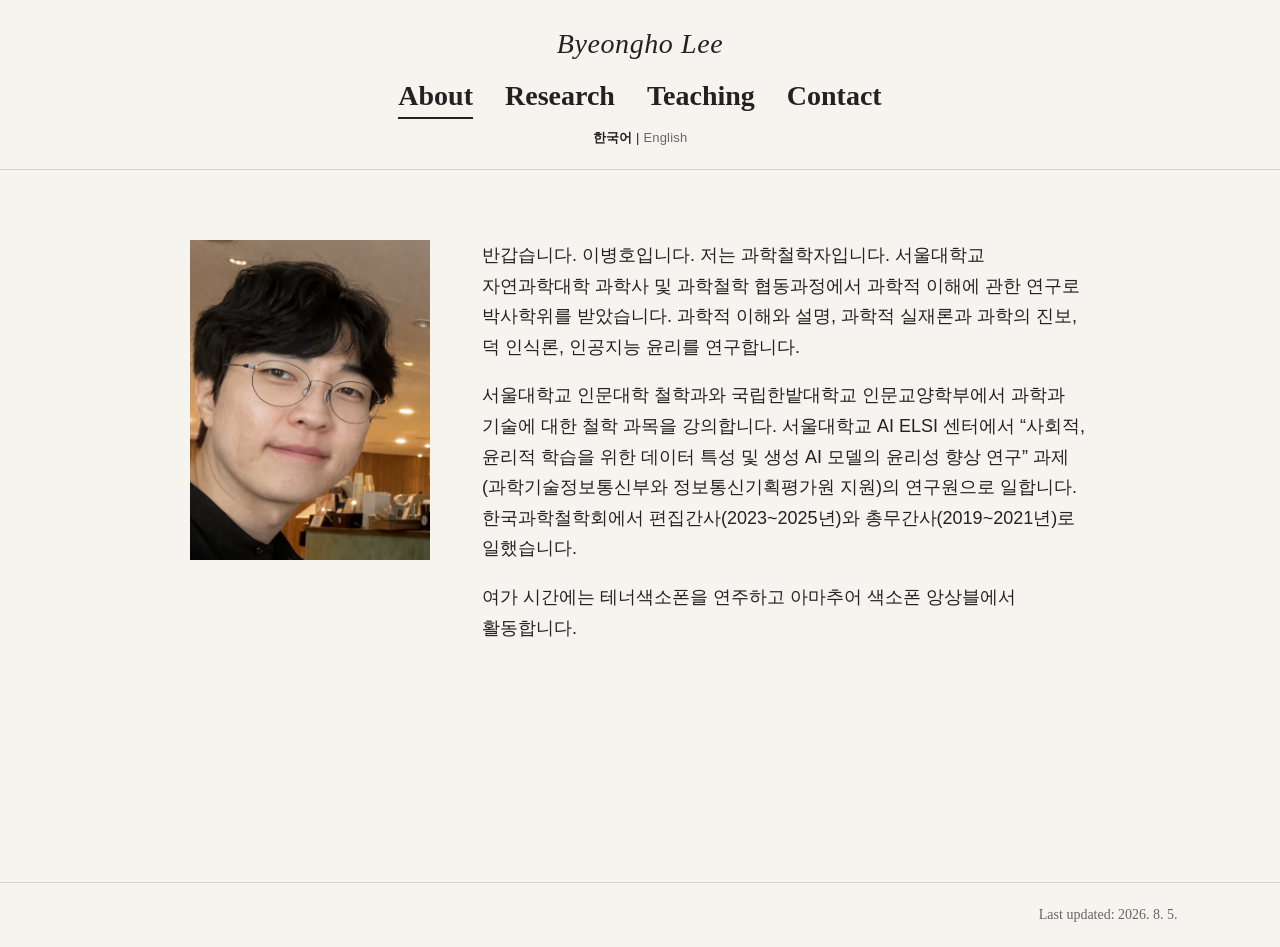
<file: index.html>
<!doctype html>
<html lang="ko">
<head>
  <meta charset="UTF-8">
  <meta name="viewport" content="width=device-width, initial-scale=1.0">
  <title>이병호 | 과학철학자</title>
<link rel="stylesheet" href="style.css">
                      
</head>
<body>
<header>
    <p class="site-title">
  <a href="index.html">Byeongho Lee</a>
</p>
    <nav>
    <a href="index.html" aria-current="page">About</a>
    <a href="research.html">Research</a>
    <a href="teaching.html">Teaching</a>
    <a href="contact.html">Contact</a>
  </nav>
  <p class="language-switch"><span aria-current="true">한국어</span> | <a href="en/index.html">English</a></p>
</header>

  <main>
<section id="about">
  <img
    class="profile-photo"
    src="profile.png"
    alt="이병호"
  >

  <div class="about-copy">
<p>반갑습니다. 이병호입니다. 저는 과학철학자입니다. 서울대학교 자연과학대학 과학사 및 과학철학 협동과정에서 과학적 이해에 관한 연구로 박사학위를 받았습니다. 과학적 이해와 설명, 과학적 실재론과 과학의 진보, 덕 인식론, 인공지능 윤리를 연구합니다.</p>
<p>서울대학교 인문대학 철학과와 국립한밭대학교 인문교양학부에서 과학과 기술에 대한 철학 과목을 강의합니다. 서울대학교 AI ELSI 센터에서 “사회적, 윤리적 학습을 위한 데이터 특성 및 생성 AI 모델의 윤리성 향상 연구” 과제(과학기술정보통신부와 정보통신기획평가원 지원)의 연구원으로 일합니다. 한국과학철학회에서 편집간사(2023~2025년)와 총무간사(2019~2021년)로 일했습니다.</p>
<p>여가 시간에는 테너색소폰을 연주하고 아마추어 색소폰 앙상블에서 활동합니다.</p>
  </div>
</section>
  </main>
<footer class="site-footer">
  Last updated: 2026. 8. 5.
</footer>
</body>
</html>
</file>
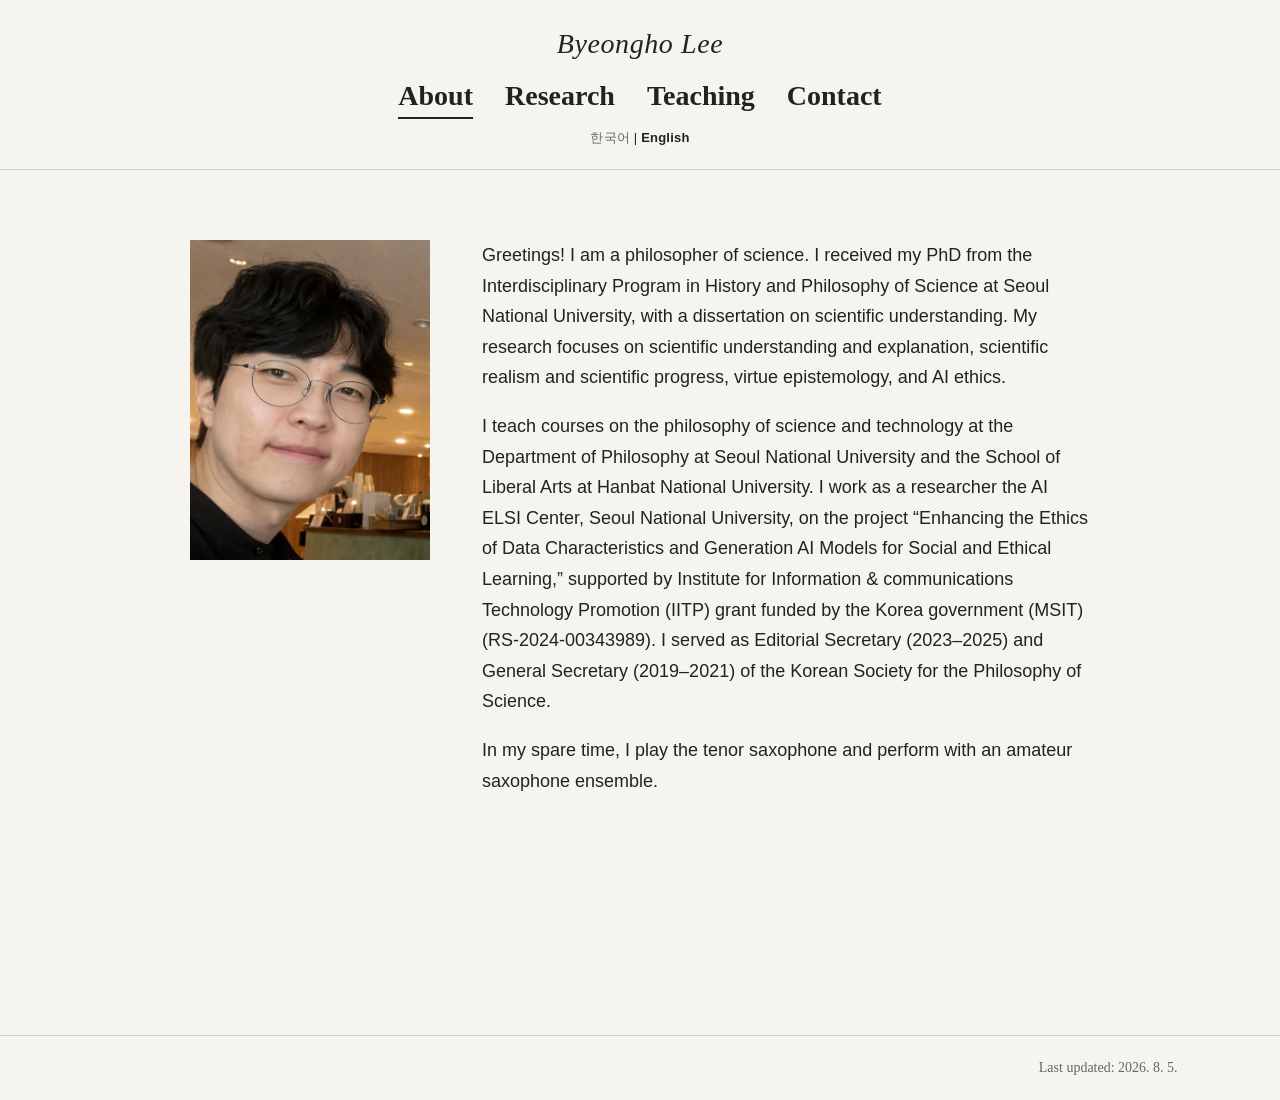
<file: en/index.html>
<!doctype html>
<html lang="en">
<head>
  <meta charset="UTF-8">
  <meta name="viewport" content="width=device-width, initial-scale=1.0">
  <title>Byeongho Lee | Philosopher of Science</title>
  <link rel="stylesheet" href="../style.css">
</head>

<body>
  <header>
    <p class="site-title">
      <a href="index.html">Byeongho Lee</a>
    </p>

    <nav>
      <a href="index.html" aria-current="page">About</a>
      <a href="research.html">Research</a>
      <a href="teaching.html">Teaching</a>
      <a href="contact.html">Contact</a>
    </nav>
    <p class="language-switch"><a href="../index.html">한국어</a> | <span aria-current="true">English</span></p>
  </header>

  <main>
    <section id="about">
      <img
        class="profile-photo"
        src="../profile.png"
        alt="Byeongho Lee"
      >

      <div class="about-copy">
        <p>
          Greetings! I am a philosopher of science. I received my
          PhD from the Interdisciplinary Program in History and Philosophy of
          Science at Seoul National University, with a dissertation on
          scientific understanding. My research focuses on scientific
          understanding and explanation, scientific realism and scientific
          progress, virtue epistemology, and AI ethics.
        </p>

        <p>
          I teach courses on the philosophy of science and technology at the
          Department of Philosophy at Seoul National University and the School
          of Liberal Arts at Hanbat National University. I work as a researcher the AI ELSI Center, Seoul National University,
  on the project “Enhancing the Ethics of Data Characteristics and Generation AI Models for Social and Ethical Learning,” supported by Institute for Information & communications Technology Promotion (IITP) grant funded by the Korea government (MSIT)(RS-2024-00343989). I served as Editorial Secretary (2023–2025)
          and General Secretary (2019–2021) of the Korean Society for the
          Philosophy of Science.
        </p>

        <p>
          In my spare time, I play the tenor saxophone and perform with an
          amateur saxophone ensemble.
        </p>
      </div>
    </section>
  </main>

  <footer class="site-footer">
    Last updated: 2026. 8. 5.
  </footer>
</body>
</html>
</file>
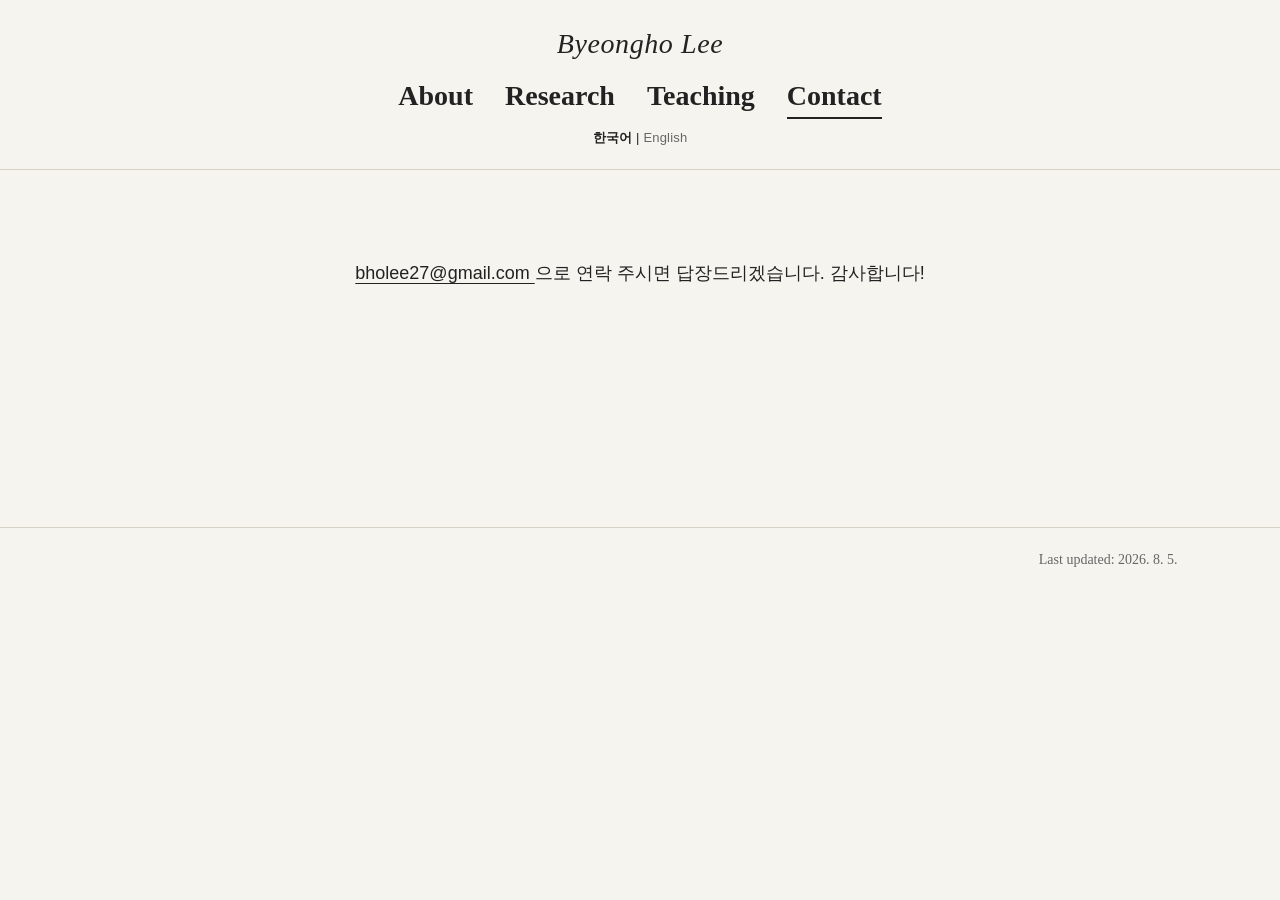
<file: contact.html>
<!doctype html>
<html lang="ko">
<head>
  <meta charset="UTF-8">
  <meta name="viewport" content="width=device-width, initial-scale=1.0">
  <title>Contact | Byeongho Lee</title>
  <link rel="stylesheet" href="style.css">
</head>

<body>
  <header>
    <p class="site-title">
  <a href="index.html">Byeongho Lee</a>
</p>
  <nav>
      <a href="index.html">About</a>
      <a href="research.html">Research</a>
      <a href="teaching.html">Teaching</a>
      <a href="contact.html" aria-current="page">Contact</a>
    </nav>
    <p class="language-switch"><span aria-current="true">한국어</span> | <a href="en/contact.html">English</a></p>
  </header>

  <main>
   <article class="research-page" style="text-align: center;">
  <p style="margin-left: auto; margin-right: auto; text-align: center;">
    <a class="contact-email" href="mailto:bholee27@gmail.com">
      bholee27@gmail.com
    </a>으로 연락 주시면 답장드리겠습니다. 감사합니다!
  </p>
</article>
  </main>
<footer class="site-footer">
  Last updated: 2026. 8. 5.
</footer>
</body>
</html>
</file>
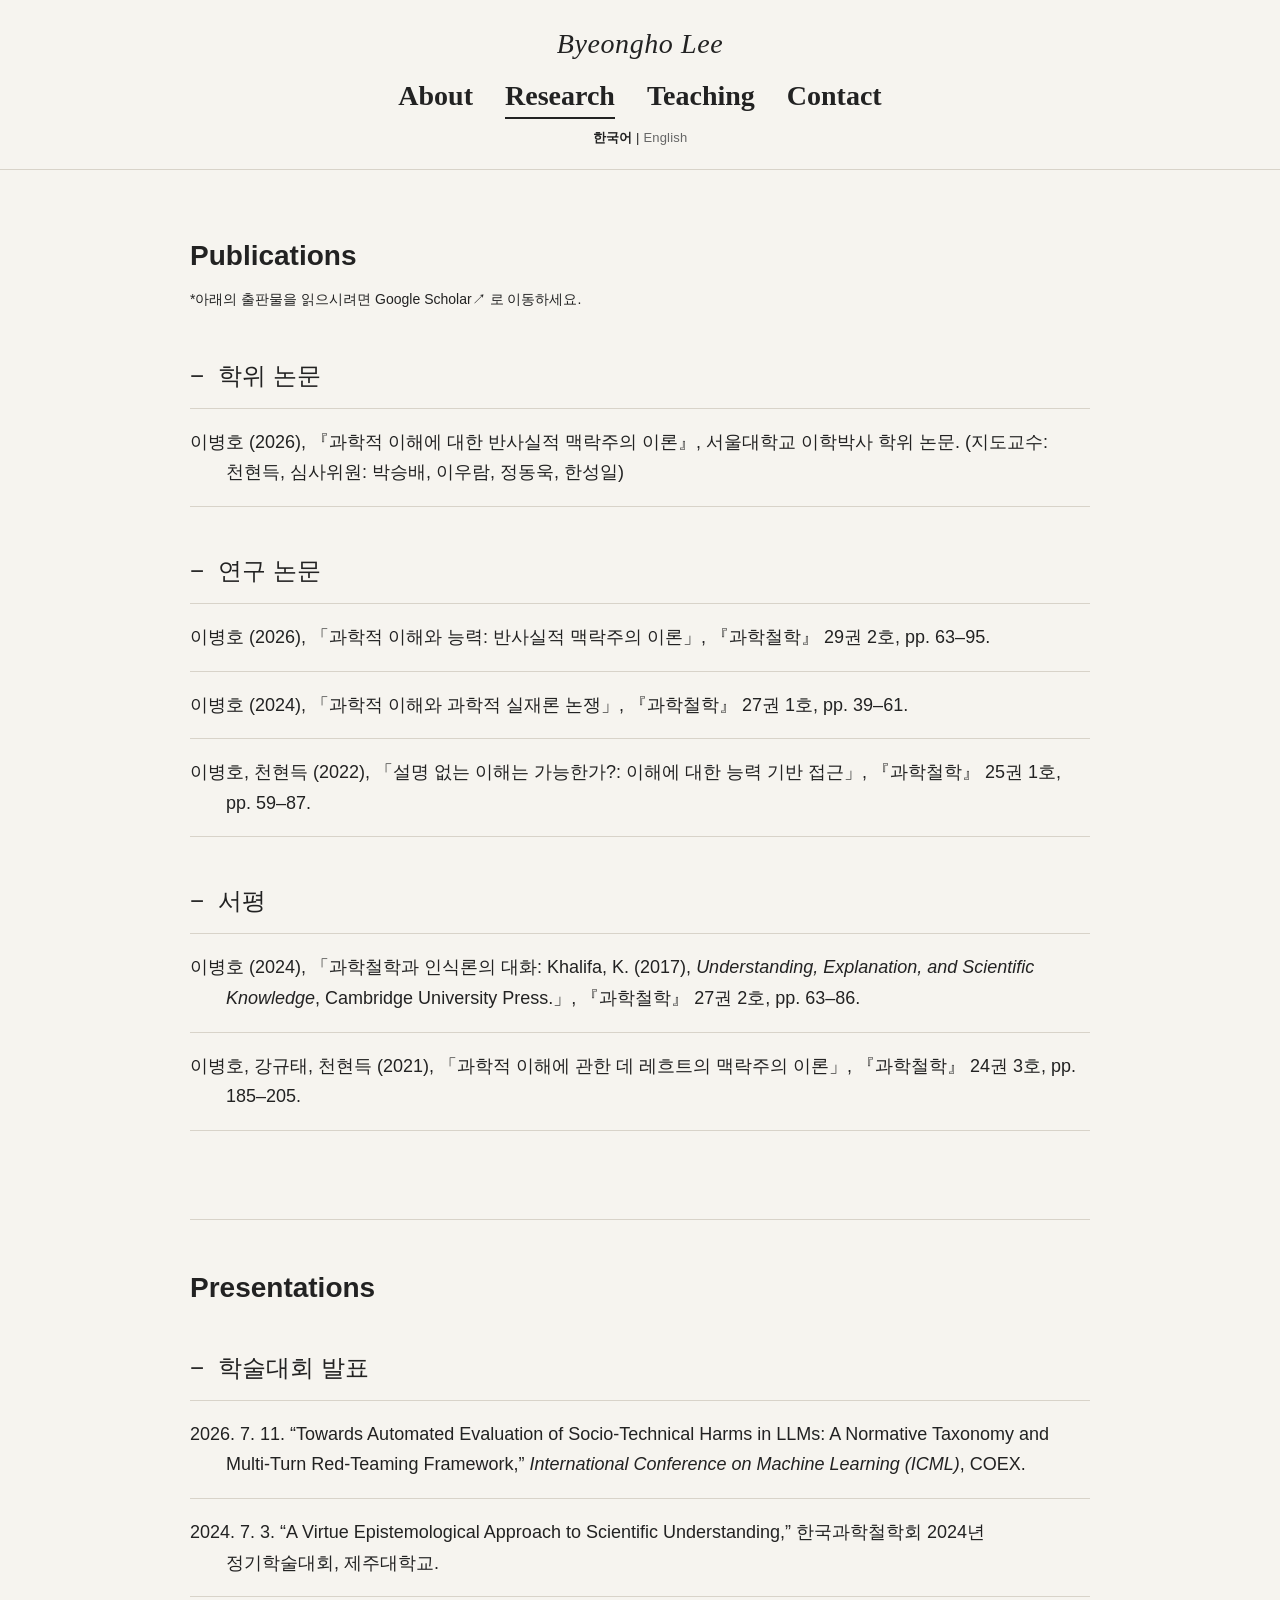
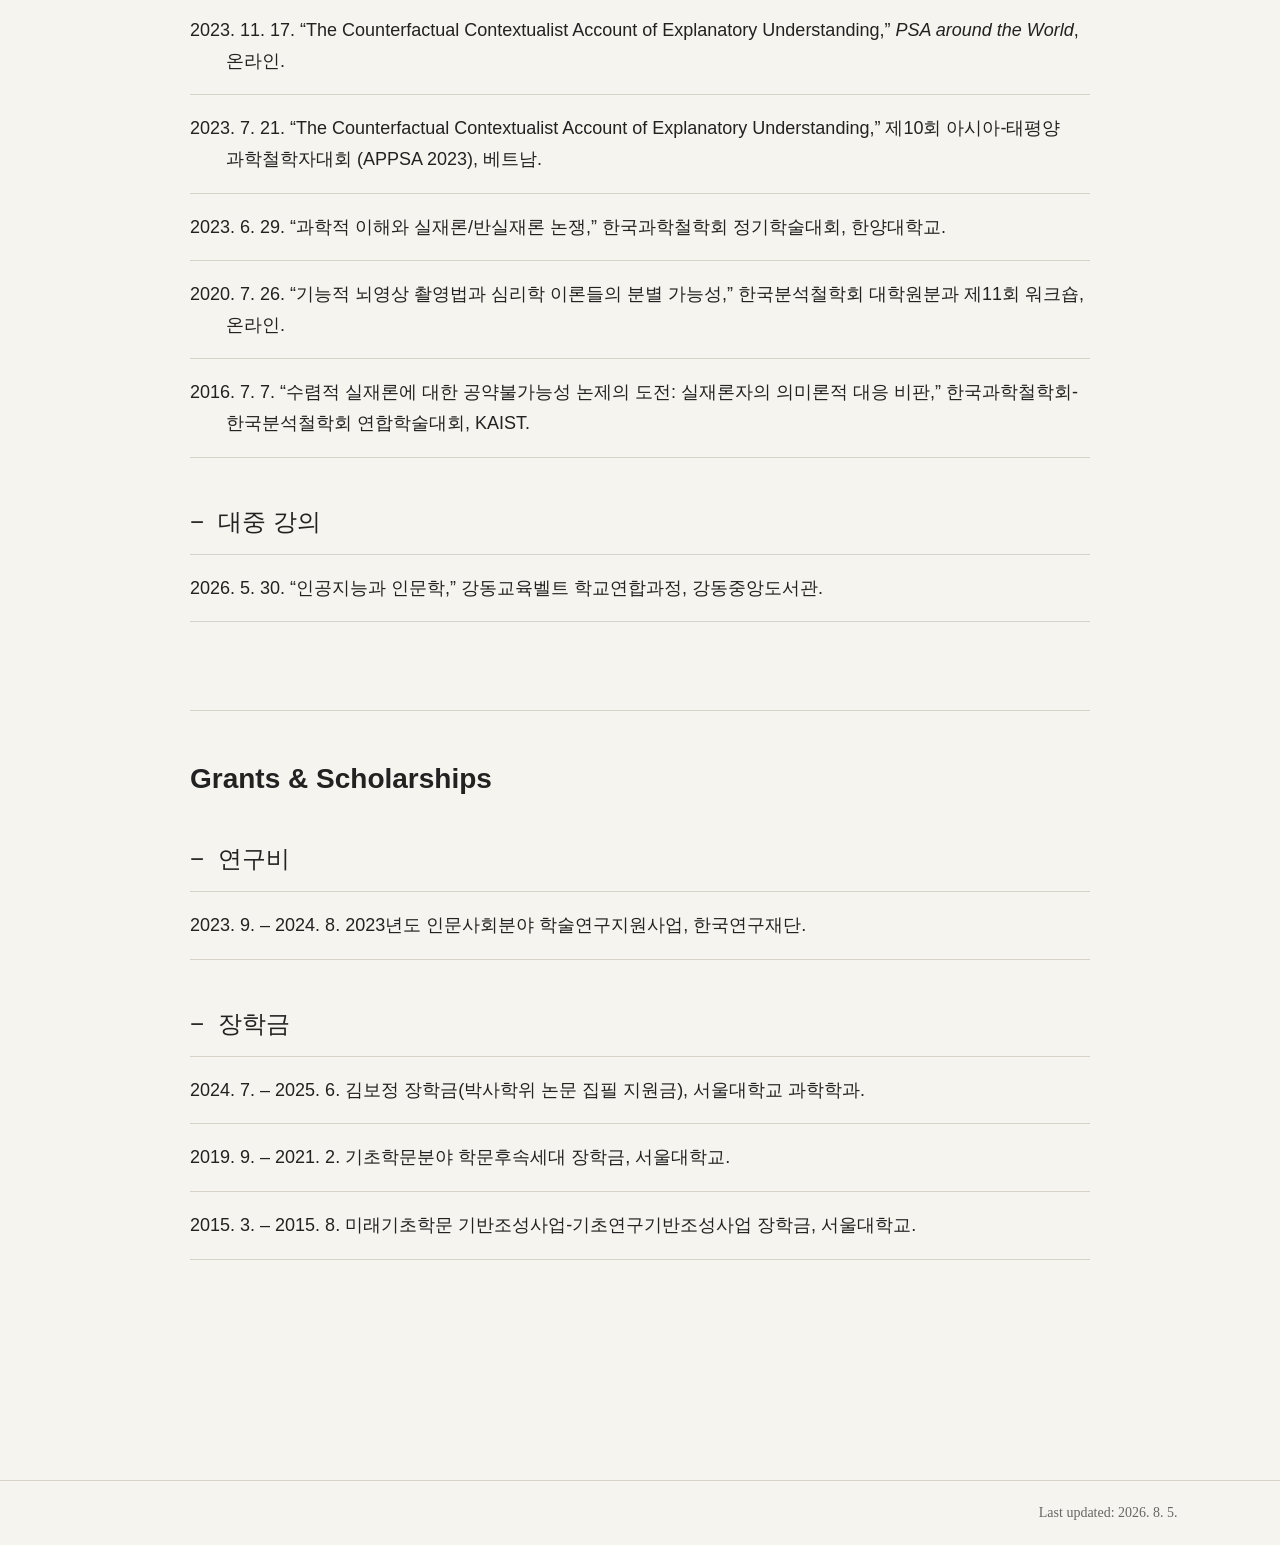
<file: research.html>
<!doctype html>
<html lang="ko">
<head>
  <meta charset="UTF-8">
  <meta name="viewport" content="width=device-width, initial-scale=1.0">
  <title>Research | Byeongho Lee</title>
  <link rel="stylesheet" href="style.css">
</head>

<body>
  <header>
    <p class="site-title">
  <a href="index.html">Byeongho Lee</a>
</p>
     <nav>
      <a href="index.html">About</a>
      <a href="research.html" aria-current="page">Research</a>
      <a href="teaching.html">Teaching</a>
      <a href="contact.html">Contact</a>
    </nav>
    <p class="language-switch"><span aria-current="true">한국어</span> | <a href="en/research.html">English</a></p>
  </header>

  <main>
    <article class="research-page">
      <section
        class="research-section"
        id="publications"
        style="border-top: none; margin-top: 0; padding-top: 0;"
      >
 <h2 style="font-size: 28px;">Publications</h2>

<p class="scholar-link">
  *아래의 출판물을 읽으시려면<a
    href="https://scholar.google.com/citations?hl=en&user=0oqfY4EAAAAJ"
    target="_blank"
    rel="noopener noreferrer"
  >
    Google Scholar↗
  </a>로 이동하세요.
</p>
</h2>

        <details class="works-group" open>
  <summary>학위 논문</summary>

          <ul class="works-list">
            <li>이병호 (2026), 『과학적 이해에 대한 반사실적 맥락주의 이론』, 서울대학교 이학박사 학위 논문. (지도교수: 천현득, 심사위원: 박승배, 이우람, 정동욱, 한성일)</li>
          </ul>
        </details>

        <details class="works-group" open>
          <summary>연구 논문</summary>

          <ul class="works-list">
            <li>이병호 (2026), 「과학적 이해와 능력: 반사실적 맥락주의 이론」, 『과학철학』 29권 2호, pp. 63–95.</li>
            <li>이병호 (2024), 「과학적 이해와 과학적 실재론 논쟁」, 『과학철학』 27권 1호, pp. 39–61.</li>
            <li>이병호, 천현득 (2022), 「설명 없는 이해는 가능한가?: 이해에 대한 능력 기반 접근」, 『과학철학』 25권 1호, pp. 59–87.</li>
          </ul>
        </details>

        <details class="works-group" open>
          <summary>서평</summary>

          <ul class="works-list">
            <li>이병호 (2024), 「과학철학과 인식론의 대화: Khalifa, K. (2017), <em>Understanding, Explanation, and Scientific Knowledge</em>, Cambridge University Press.」, 『과학철학』 27권 2호, pp. 63–86.</li>
            <li>이병호, 강규태, 천현득 (2021), 「과학적 이해에 관한 데 레흐트의 맥락주의 이론」, 『과학철학』 24권 3호, pp. 185–205.</li>
          </ul>
        </details>
      </section>

      <section class="research-section" id="presentations">
        <h2 style="font-size: 28px;">Presentations</h2>

        <details class="works-group" open>
          <summary>학술대회 발표</summary>

          <ul class="works-list">
            <li>2026. 7. 11. “Towards Automated Evaluation of Socio-Technical Harms in LLMs: A Normative Taxonomy and Multi-Turn Red-Teaming Framework,” <em>International Conference on Machine Learning (ICML)</em>, COEX.</li>
            <li>2024. 7. 3. “A Virtue Epistemological Approach to Scientific Understanding,” 한국과학철학회 2024년 정기학술대회, 제주대학교.</li>
            <li>2023. 11. 17. “The Counterfactual Contextualist Account of Explanatory Understanding,” <em>PSA around the World</em>, 온라인.</li>
            <li>2023. 7. 21. “The Counterfactual Contextualist Account of Explanatory Understanding,” 제10회 아시아-태평양 과학철학자대회 (APPSA 2023), 베트남.</li>
            <li>2023. 6. 29. “과학적 이해와 실재론/반실재론 논쟁,” 한국과학철학회 정기학술대회, 한양대학교.</li>
            <li>2020. 7. 26. “기능적 뇌영상 촬영법과 심리학 이론들의 분별 가능성,” 한국분석철학회 대학원분과 제11회 워크숍, 온라인.</li>
            <li>2016. 7. 7. “수렴적 실재론에 대한 공약불가능성 논제의 도전: 실재론자의 의미론적 대응 비판,” 한국과학철학회-한국분석철학회 연합학술대회, KAIST.</li>
          </ul>
        </details>

        <details class="works-group" open>
          <summary>대중 강의</summary>

          <ul class="works-list">
            <li>2026. 5. 30. “인공지능과 인문학,” 강동교육벨트 학교연합과정, 강동중앙도서관.</li>
          </ul>
        </details>
      </section>

     <section class="research-section" id="grants">
  <h2 style="font-size: 28px;">Grants &amp; Scholarships</h2>

  <details class="works-group" open>
    <summary>연구비</summary>

    <ul class="works-list">
      <li>2023. 9. – 2024. 8. 2023년도 인문사회분야 학술연구지원사업, 한국연구재단.</li>
    </ul>
  </details>

  <details class="works-group" open>
    <summary>장학금</summary>

    <ul class="works-list">
      <li>2024. 7. – 2025. 6. 김보정 장학금(박사학위 논문 집필 지원금), 서울대학교 과학학과.</li>
      <li>2019. 9. – 2021. 2. 기초학문분야 학문후속세대 장학금, 서울대학교.</li>
      <li>2015. 3. – 2015. 8. 미래기초학문 기반조성사업-기초연구기반조성사업 장학금, 서울대학교.</li>
    </ul>
  </details>
</section>
    </article>
  </main>
<footer class="site-footer">
  Last updated: 2026. 8. 5.
</footer>
</body>
</html>
</file>
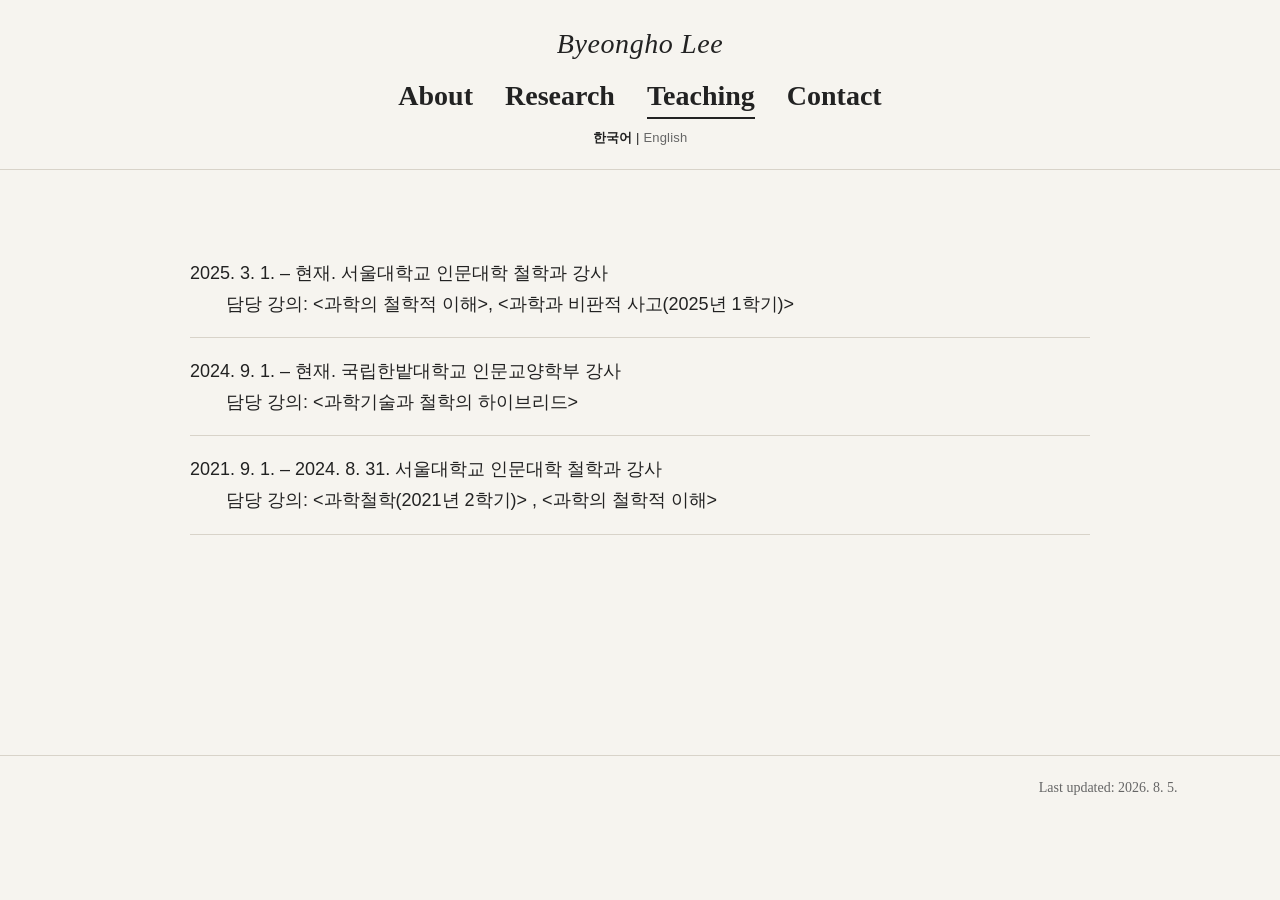
<file: teaching.html>
<!doctype html>
<html lang="ko">
<head>
  <meta charset="UTF-8">
  <meta name="viewport" content="width=device-width, initial-scale=1.0">
  <title>Teaching | Byeongho Lee</title>
  <link rel="stylesheet" href="style.css">
</head>

<body>
  <header>
    <p class="site-title">
  <a href="index.html">Byeongho Lee</a>
</p>
   <nav>
      <a href="index.html">About</a>
      <a href="research.html">Research</a>
      <a href="teaching.html" aria-current="page">Teaching</a>
      <a href="contact.html">Contact</a>
    </nav>
    <p class="language-switch"><span aria-current="true">한국어</span> | <a href="en/teaching.html">English</a></p>
  </header>

  <main>
    <article class="research-page">
      <section
        class="research-section"
        id="teaching"
        style="border-top: none; margin-top: 0; padding-top: 0;"
      >
        <ul class="works-list">
          <li style="border-top: none;">
  2025. 3. 1. – 현재. 서울대학교 인문대학 철학과 강사<br>
  담당 강의: &lt;과학의 철학적 이해&gt;,
  &lt;과학과 비판적 사고(2025년 1학기)&gt; 
</li>

          <li>
            2024. 9. 1. – 현재. 국립한밭대학교 인문교양학부 강사<br>
            담당 강의: &lt;과학기술과 철학의 하이브리드&gt;
          </li>

          <li>
            2021. 9. 1. – 2024. 8. 31. 서울대학교 인문대학 철학과 강사<br>
            담당 강의: &lt;과학철학(2021년 2학기)&gt; ,
            &lt;과학의 철학적 이해&gt;
          </li>
        </ul>
      </section>
    </article>
  </main>
<footer class="site-footer">
  Last updated: 2026. 8. 5.
</footer>
</body>
</html>
</file>
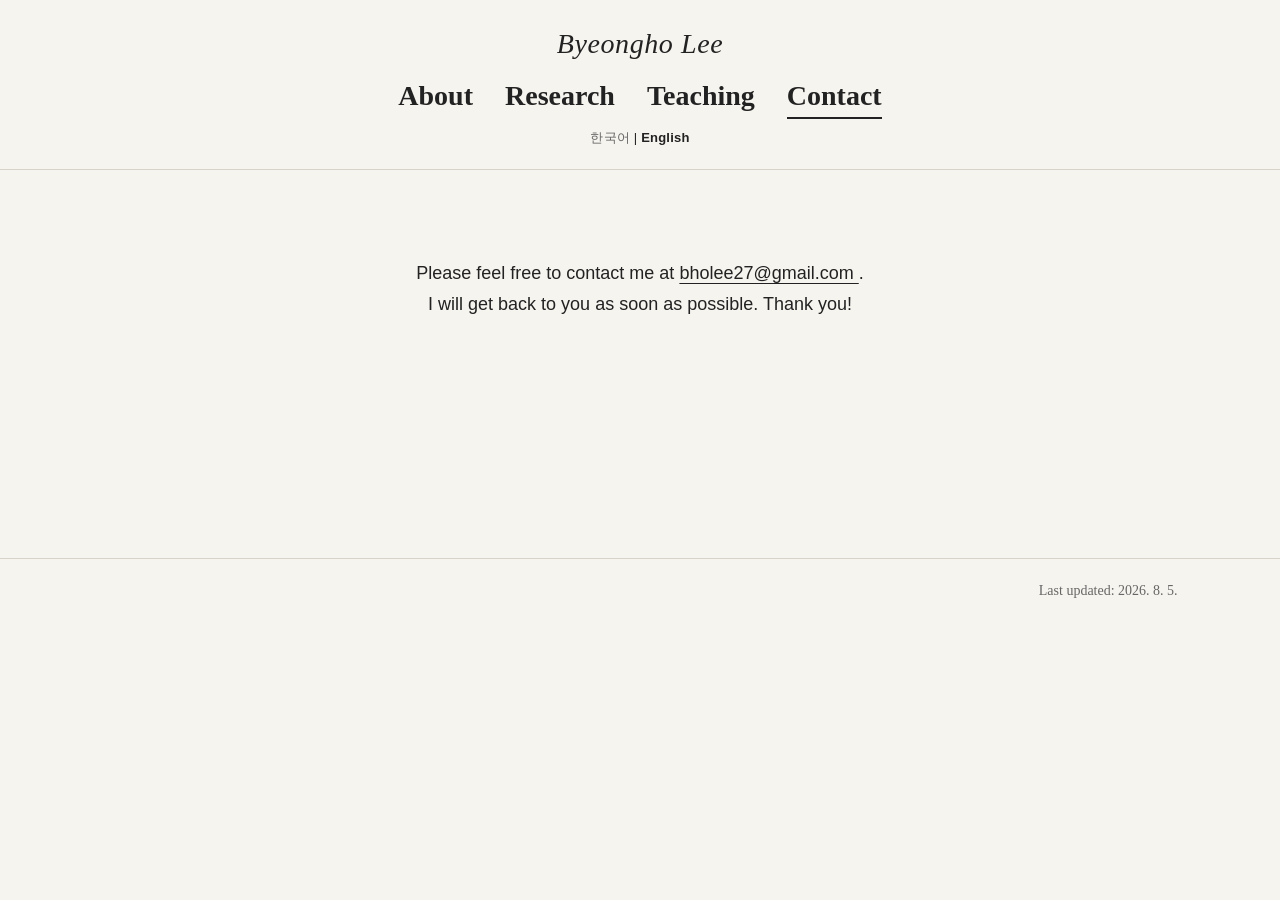
<file: en/contact.html>
<!doctype html>
<html lang="en">
<head>
  <meta charset="UTF-8">
  <meta name="viewport" content="width=device-width, initial-scale=1.0">
  <title>Contact | Byeongho Lee</title>
  <link rel="stylesheet" href="../style.css">
</head>

<body>
  <header>
    <p class="site-title">
      <a href="index.html">Byeongho Lee</a>
    </p>

    <nav>
      <a href="index.html">About</a>
      <a href="research.html">Research</a>
      <a href="teaching.html">Teaching</a>
      <a href="contact.html" aria-current="page">Contact</a>
    </nav>
    <p class="language-switch"><a href="../contact.html">한국어</a> | <span aria-current="true">English</span></p>
  </header>

  <main>
    <article class="research-page" style="text-align: center;">
      <p style="margin-left: auto; margin-right: auto; text-align: center;">
        Please feel free to contact me at
        <a class="contact-email" href="mailto:bholee27@gmail.com">
          bholee27@gmail.com
        </a>.<br>
        I will get back to you as soon as possible. Thank you!
      </p>
    </article>
  </main>

  <footer class="site-footer">
    Last updated: 2026. 8. 5.
  </footer>
</body>
</html>
</file>
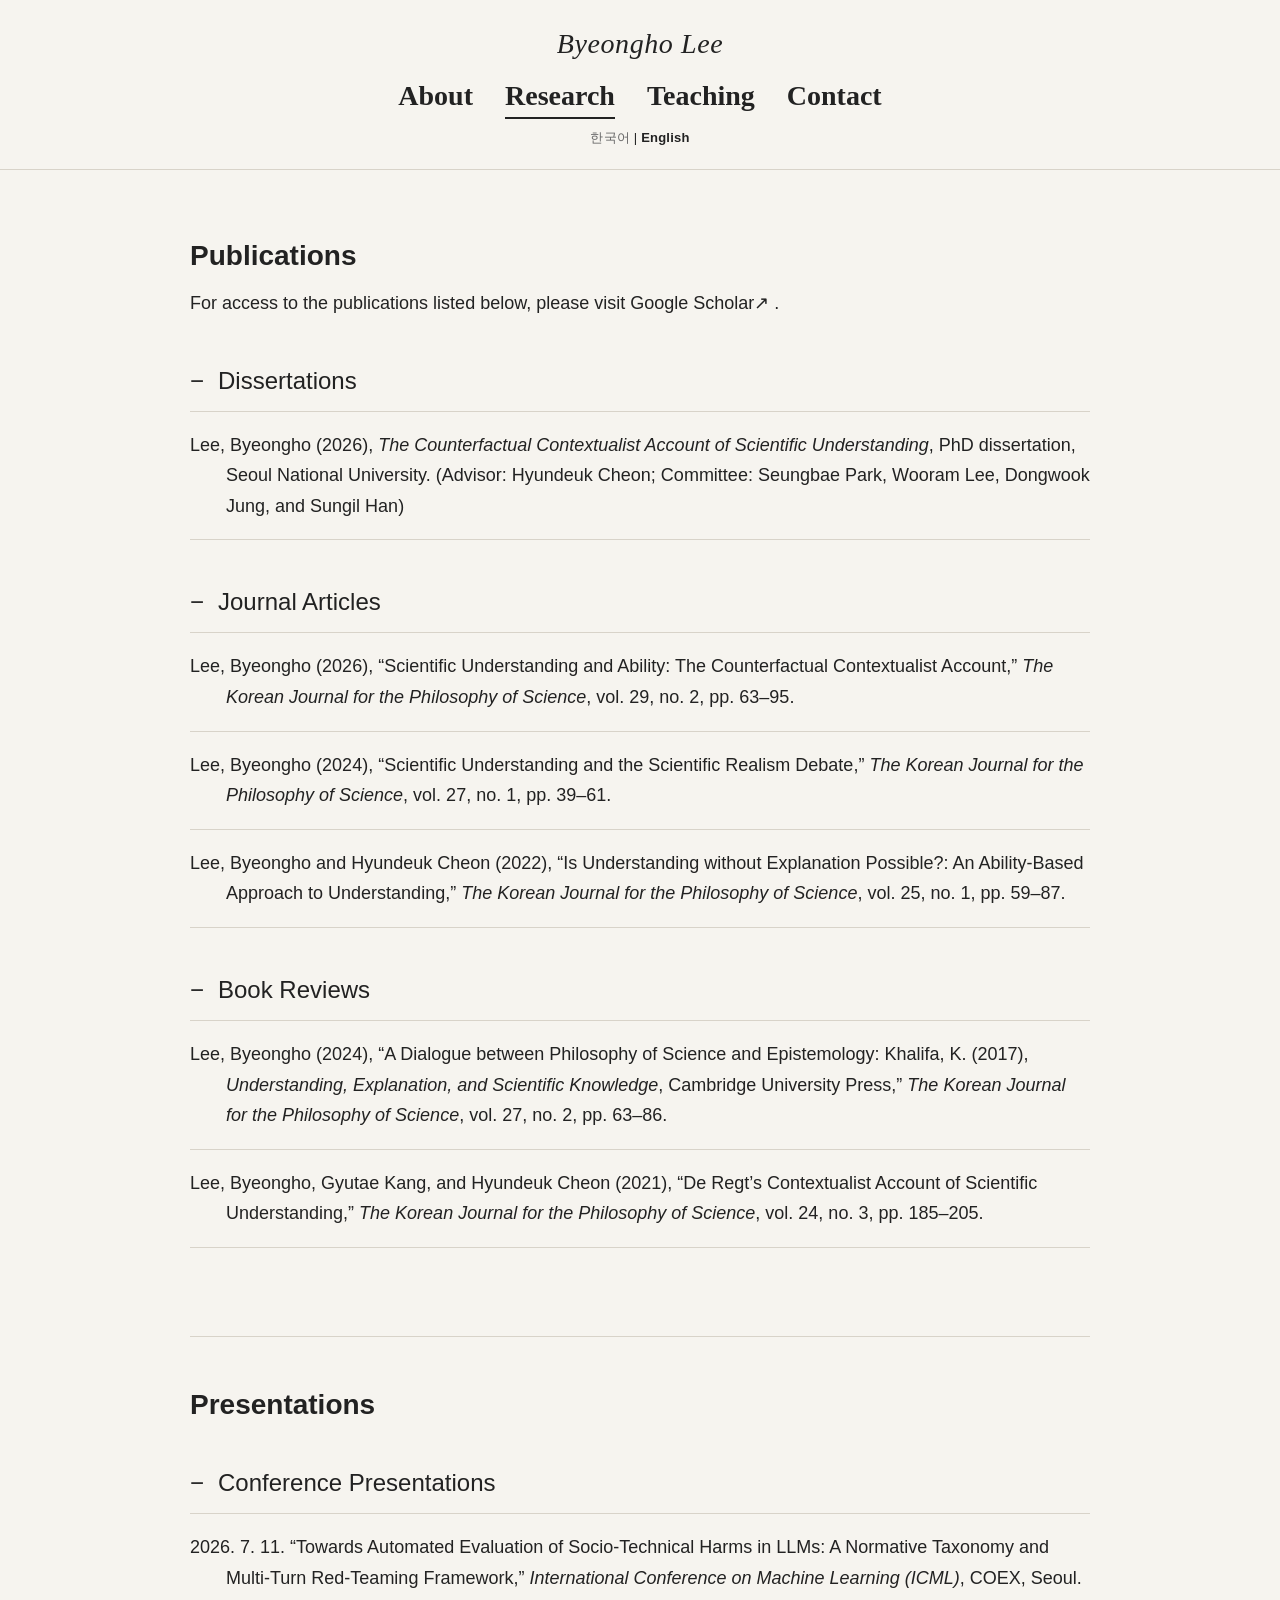
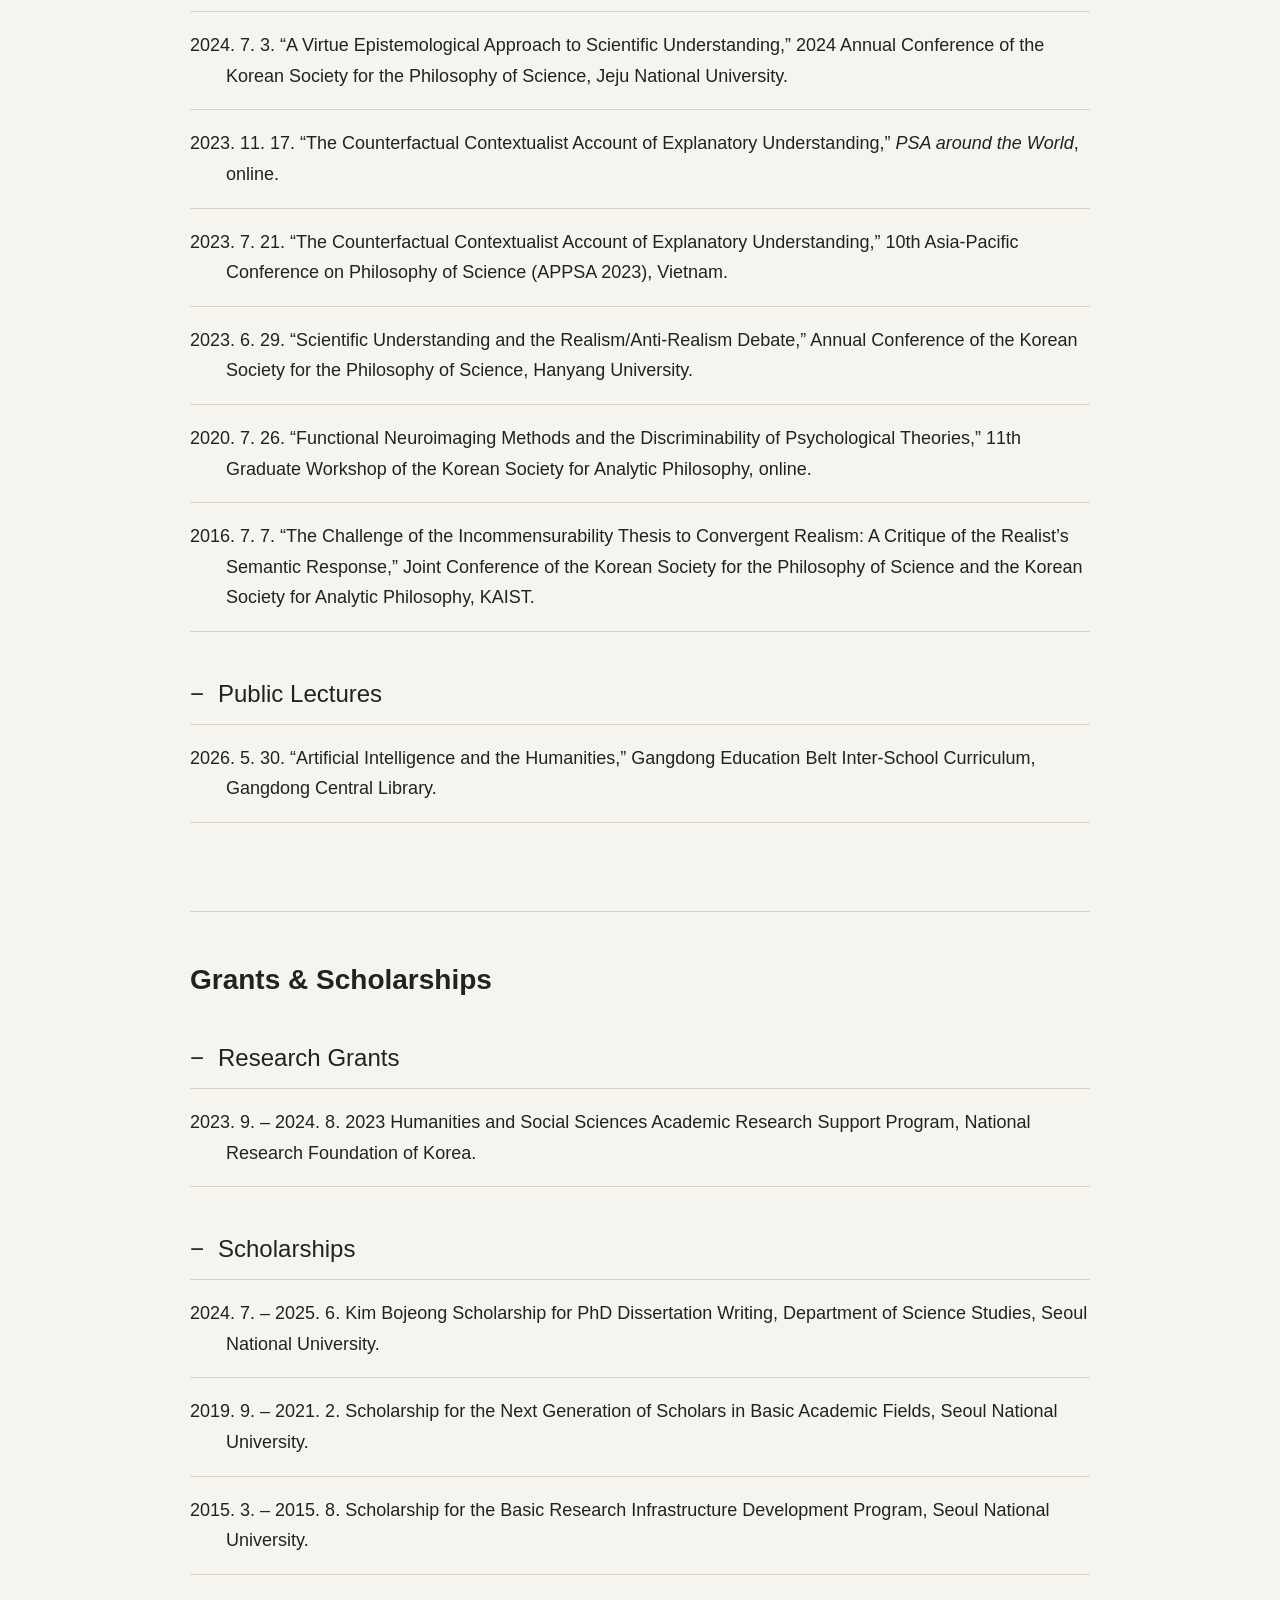
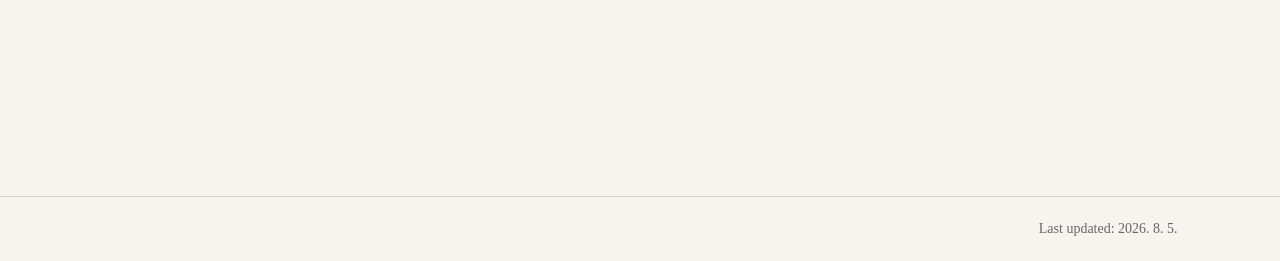
<file: en/research.html>
<!doctype html>
<html lang="en">
<head>
  <meta charset="UTF-8">
  <meta name="viewport" content="width=device-width, initial-scale=1.0">
  <title>Research | Byeongho Lee</title>
  <link rel="stylesheet" href="../style.css">
</head>

<body>
  <header>
    <p class="site-title">
      <a href="index.html">Byeongho Lee</a>
    </p>

    <nav>
      <a href="index.html">About</a>
      <a href="research.html" aria-current="page">Research</a>
      <a href="teaching.html">Teaching</a>
      <a href="contact.html">Contact</a>
    </nav>
    <p class="language-switch"><a href="../research.html">한국어</a> | <span aria-current="true">English</span></p>
  </header>

  <main>
    <article class="research-page">
      <section
        class="research-section"
        id="publications"
        style="border-top: none; margin-top: 0; padding-top: 0;"
      >
        <h2 style="font-size: 28px;">Publications</h2>

        <p class="scholar-link">
          For access to the publications listed below, please visit
          <a
            href="https://scholar.google.com/citations?hl=en&user=0oqfY4EAAAAJ"
            target="_blank"
            rel="noopener noreferrer"
          >
            Google Scholar↗
          </a>.
        </p>

        <details class="works-group" open>
          <summary>Dissertations</summary>

          <ul class="works-list">
            <li>
              Lee, Byeongho (2026), <em>The Counterfactual Contextualist Account
              of Scientific Understanding</em>, PhD dissertation, Seoul
              National University. (Advisor: Hyundeuk Cheon; Committee:
              Seungbae Park, Wooram Lee, Dongwook Jung, and Sungil Han)
            </li>
          </ul>
        </details>

        <details class="works-group" open>
          <summary>Journal Articles</summary>

          <ul class="works-list">
            <li>
              Lee, Byeongho (2026), “Scientific Understanding and Ability:
              The Counterfactual Contextualist Account,” <em>The Korean Journal for the Philosophy of Science</em>, vol. 29, no. 2, pp. 63–95.
            </li>

            <li>
              Lee, Byeongho (2024), “Scientific Understanding and the Scientific Realism Debate,” <em>The Korean Journal for the Philosophy of Science</em>, vol. 27,
              no. 1, pp. 39–61.
            </li>

            <li>
              Lee, Byeongho and Hyundeuk Cheon (2022), “Is Understanding
              without Explanation Possible?: An Ability-Based Approach to
              Understanding,” <em>The Korean Journal for the Philosophy of Science</em>, vol. 25, no. 1,
              pp. 59–87.
            </li>
          </ul>
        </details>

        <details class="works-group" open>
          <summary>Book Reviews</summary>

          <ul class="works-list">
            <li>
              Lee, Byeongho (2024), “A Dialogue between Philosophy of Science
              and Epistemology: Khalifa, K. (2017), <em>Understanding,
              Explanation, and Scientific Knowledge</em>, Cambridge University
              Press,” <em>The Korean Journal for the Philosophy of Science</em>, vol. 27, no. 2,
              pp. 63–86.
            </li>

            <li>
              Lee, Byeongho, Gyutae Kang, and Hyundeuk Cheon (2021),
              “De Regt’s Contextualist Account of Scientific Understanding,”
              <em>The Korean Journal for the Philosophy of Science</em>, vol. 24, no. 3, pp. 185–205.
            </li>
          </ul>
        </details>
      </section>

      <section class="research-section" id="presentations">
        <h2 style="font-size: 28px;">Presentations</h2>

        <details class="works-group" open>
          <summary>Conference Presentations</summary>

          <ul class="works-list">
            <li>
              2026. 7. 11. “Towards Automated Evaluation of Socio-Technical
              Harms in LLMs: A Normative Taxonomy and Multi-Turn Red-Teaming
              Framework,” <em>International Conference on Machine Learning
              (ICML)</em>, COEX, Seoul.
            </li>

            <li>
              2024. 7. 3. “A Virtue Epistemological Approach to Scientific
              Understanding,” 2024 Annual Conference of the Korean Society for
              the Philosophy of Science, Jeju National University.
            </li>

            <li>
              2023. 11. 17. “The Counterfactual Contextualist Account of
              Explanatory Understanding,” <em>PSA around the World</em>, online.
            </li>

            <li>
              2023. 7. 21. “The Counterfactual Contextualist Account of
              Explanatory Understanding,” 10th Asia-Pacific Conference on
              Philosophy of Science (APPSA 2023), Vietnam.
            </li>

            <li>
              2023. 6. 29. “Scientific Understanding and the
              Realism/Anti-Realism Debate,” Annual Conference of the Korean
              Society for the Philosophy of Science, Hanyang University.
            </li>

            <li>
              2020. 7. 26. “Functional Neuroimaging Methods and the
              Discriminability of Psychological Theories,” 11th Graduate
              Workshop of the Korean Society for Analytic Philosophy, online.
            </li>

            <li>
              2016. 7. 7. “The Challenge of the Incommensurability Thesis to
              Convergent Realism: A Critique of the Realist’s Semantic
              Response,” Joint Conference of the Korean Society for the
              Philosophy of Science and the Korean Society for Analytic
              Philosophy, KAIST.
            </li>
          </ul>
        </details>

        <details class="works-group" open>
          <summary>Public Lectures</summary>

          <ul class="works-list">
            <li>
              2026. 5. 30. “Artificial Intelligence and the Humanities,”
              Gangdong Education Belt Inter-School Curriculum, Gangdong Central
              Library.
            </li>
          </ul>
        </details>
      </section>

      <section class="research-section" id="grants">
        <h2 style="font-size: 28px;">Grants &amp; Scholarships</h2>

        <details class="works-group" open>
          <summary>Research Grants</summary>

          <ul class="works-list">
            <li>
              2023. 9. – 2024. 8. 2023 Humanities and Social Sciences Academic
              Research Support Program, National Research Foundation of Korea.
            </li>
          </ul>
        </details>

        <details class="works-group" open>
          <summary>Scholarships</summary>

          <ul class="works-list">
            <li>
              2024. 7. – 2025. 6. Kim Bojeong Scholarship for PhD Dissertation
              Writing, Department of Science Studies, Seoul National University.
            </li>

            <li>
              2019. 9. – 2021. 2. Scholarship for the Next Generation of
              Scholars in Basic Academic Fields, Seoul National University.
            </li>

            <li>
              2015. 3. – 2015. 8. Scholarship for the Basic Research
              Infrastructure Development Program, Seoul National University.
            </li>
          </ul>
        </details>
      </section>
    </article>
  </main>

  <footer class="site-footer">
    Last updated: 2026. 8. 5.
  </footer>
</body>
</html>
</file>
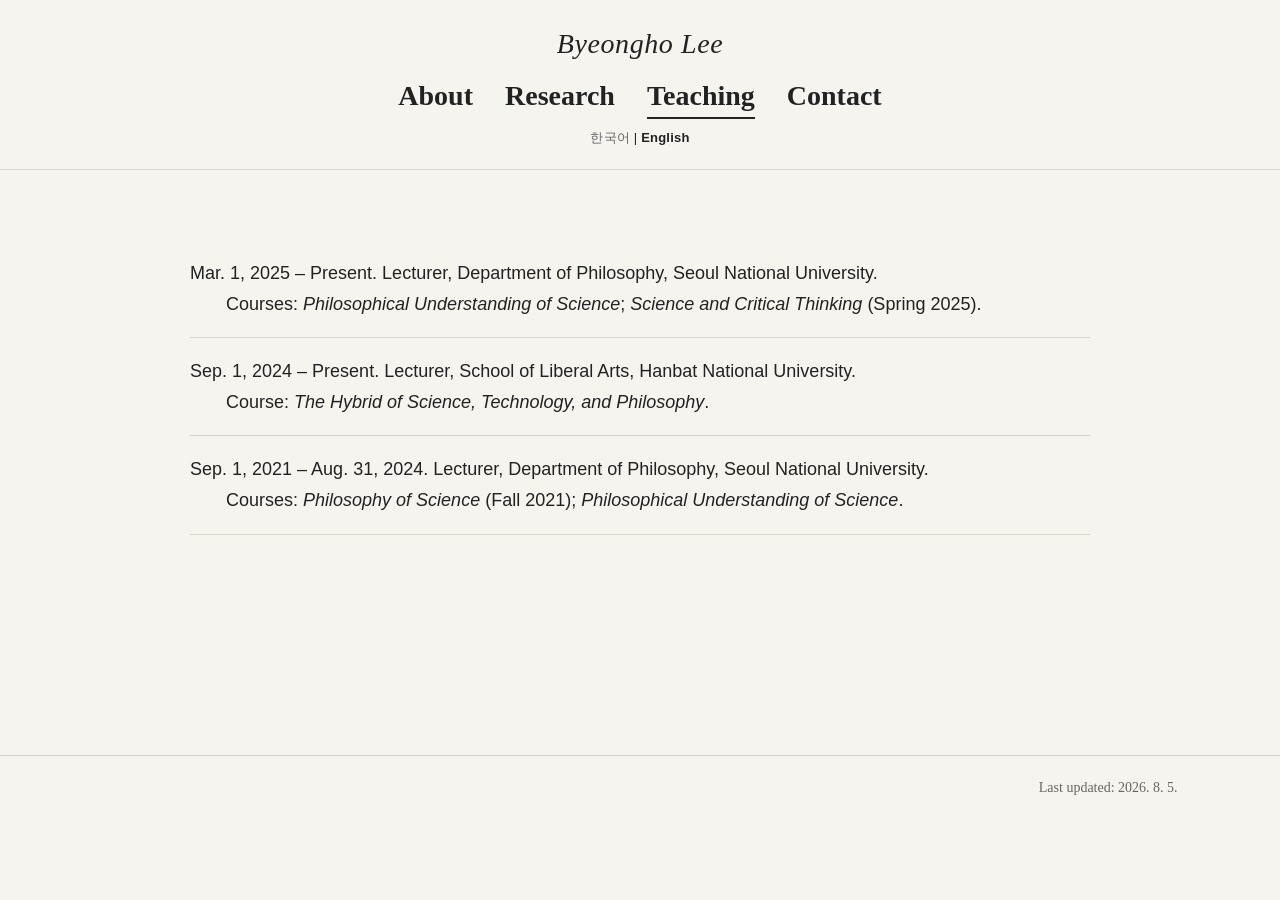
<file: en/teaching.html>
<!doctype html>
<html lang="en">
<head>
  <meta charset="UTF-8">
  <meta name="viewport" content="width=device-width, initial-scale=1.0">
  <title>Teaching | Byeongho Lee</title>
  <link rel="stylesheet" href="../style.css">
</head>

<body>
  <header>
    <p class="site-title">
      <a href="index.html">Byeongho Lee</a>
    </p>

    <nav>
      <a href="index.html">About</a>
      <a href="research.html">Research</a>
      <a href="teaching.html" aria-current="page">Teaching</a>
      <a href="contact.html">Contact</a>
    </nav>
    <p class="language-switch"><a href="../teaching.html">한국어</a> | <span aria-current="true">English</span></p>
  </header>

  <main>
    <article class="research-page">
      <section
        class="research-section"
        id="teaching"
        style="border-top: none; margin-top: 0; padding-top: 0;"
      >
        <ul class="works-list">
          <li style="border-top: none;">
            Mar. 1, 2025 – Present. Lecturer, Department of Philosophy,
            Seoul National University.<br>
            Courses: <em>Philosophical Understanding of Science</em>;
            <em>Science and Critical Thinking</em> (Spring 2025).
          </li>

          <li>
            Sep. 1, 2024 – Present. Lecturer, School of Liberal Arts,
            Hanbat National University.<br>
            Course: <em>The Hybrid of Science, Technology, and Philosophy</em>.
          </li>

          <li>
            Sep. 1, 2021 – Aug. 31, 2024. Lecturer, Department of Philosophy,
            Seoul National University.<br>
            Courses: <em>Philosophy of Science</em> (Fall 2021);
            <em>Philosophical Understanding of Science</em>.
          </li>
        </ul>
      </section>
    </article>
  </main>

  <footer class="site-footer">
    Last updated: 2026. 8. 5.
  </footer>
</body>
</html>
</file>
<file: style.css>
@font-face {
  font-family: "Site Latin";
  src: local("Times New Roman");
  unicode-range: U+0000-024F;
}

body {
  margin: 0;
  background: #f6f4ef;
  color: #222222;
  font-family: "Site Latin", Arial, sans-serif;
}

header {
  display: flex;
  flex-direction: column;
  align-items: center;
  gap: 12px;
  padding: 20px 8vw;
  border-bottom: 1px solid #d8d3c9;
}

.site-title {
  margin: 0;
}

.site-title a {
  color: #222222;
  font-family: "Times New Roman", serif;
  font-size: 28px;
  font-weight: normal;
  font-style: italic;
  letter-spacing: 0.6px;
  text-decoration: none;
}

.site-title a:hover {
  color: #9a3d26;
}

nav {
  display: flex;
  gap: 32px;
}

nav a {
  color: #222222;
  font-family: "Times New Roman", serif;
  font-size: 28px;
  font-weight: bold;
  padding-bottom: 5px;
  text-decoration: none;
  text-transform: none;
}

nav a:hover {
  color: #9a3d26;
}

nav a[aria-current="page"] {
  border-bottom: 2px solid currentColor;
}

main {
  box-sizing: border-box;
  width: 100%;
  max-width: none;
  padding: 11vw 8vw;
  padding-top: 5.5vw;
  display: flex;
  justify-content: center;
}

#about {
  box-sizing: border-box;
  width: min(900px, 100%);
  display: grid;
  grid-template-columns: 240px minmax(0, 1fr);
  gap: 52px;
  align-items: start;
}

h1,
h2 {
  font-family: "Site Latin", Arial, sans-serif;
}

h1 {
  margin: 0 0 16px;
  font-size: 24px;
}

h2 {
  margin: 0 0 28px;
  font-size: 48px;
}

p {
  max-width: 700px;
  font-size: 18px;
  line-height: 1.7;
}

p,
li,
summary {
  word-break: keep-all;
}

.profile-photo {
  display: block;
  width: 100%;
  aspect-ratio: 3 / 4;
  object-fit: cover;
  object-position: center 35%;
}

.about-copy h1 {
  margin-top: 0;
}

.about-copy p:first-child {
  margin-top: 0;
}

.research-page {
  width: min(900px, 100%);
}

.research-page h1 {
  font-size: 48px;
}

.research-section {
  margin-top: 88px;
  padding-top: 52px;
  border-top: 1px solid #d8d3c9;
}

.research-page h2 {
  margin: 0 0 36px;
  font-size: 40px;
}

.research-page h3 {
  margin: 48px 0 16px;
  font-size: 24px;
  font-weight: normal;
}

.works-list {
  margin: 0;
  padding: 0;
  list-style: none;
}

.works-list li {
  padding: 18px 0;
  padding-left: 2em;
  border-top: 1px solid #d8d3c9;
  font-size: 18px;
  line-height: 1.7;
  text-indent: -2em;
}

.works-list li:last-child {
  border-bottom: 1px solid #d8d3c9;
}

.works-group {
  margin-top: 48px;
}

.works-group summary {
  cursor: pointer;
  font-size: 24px;
  font-weight: normal;
  list-style: none;
}

.works-group summary::-webkit-details-marker {
  display: none;
}

.works-group summary::before {
  content: "+";
  display: inline-block;
  width: 28px;
}

.works-group[open] summary::before {
  content: "−";
}

.works-group .works-list {
  margin-top: 16px;
}

.contact-email {
  color: #222222;
  text-underline-offset: 4px;
}

.site-footer {
  margin-top: 80px;
  padding: 24px 8vw;
  border-top: 1px solid #d8d3c9;
  color: #666666;
  font-family: "Times New Roman", Arial, sans-serif;
  font-size: 14px;
  text-align: right;
}

.scholar-link {
  margin: -20px 0 36px;
  font-size: 14px;
}

.scholar-link a {
  color: #222222;
  text-decoration: none;
}

.scholar-link a:hover {
  color: #9a3d26;
  text-decoration: underline;
  text-underline-offset: 4px;
}

@media (max-width: 650px) {
  header {
    gap: 10px;
    padding: 18px 6vw;
  }

  .site-title a {
    font-size: 20px;
  }

  nav {
    gap: 16px;
  }

  nav a {
  font-size: 20px;
}

  main {
    padding: 16vw 6vw;
    padding-top: 8vw;
  }

  #about {
    grid-template-columns: 1fr;
    gap: 28px;
  }

.profile-photo {
  display: block;
  width: min(280px, 100%);
  margin: 0 auto;
  justify-self: center;
}
}
.language-switch {
  margin: -4px 0 0;
  font-family: Arial, sans-serif;
  font-size: 13px;
  letter-spacing: 0.2px;
}

.language-switch a {
  color: #666666;
  text-decoration: none;
}

.language-switch a:hover {
  color: #9a3d26;
  text-decoration: underline;
  text-underline-offset: 3px;
}

.language-switch span[aria-current="true"] {
  color: #222222;
  font-weight: bold;
}
.contact-page {
  text-align: center;
}
html[lang="en"] .scholar-link {
  font-size: 18px;
}
</file>
